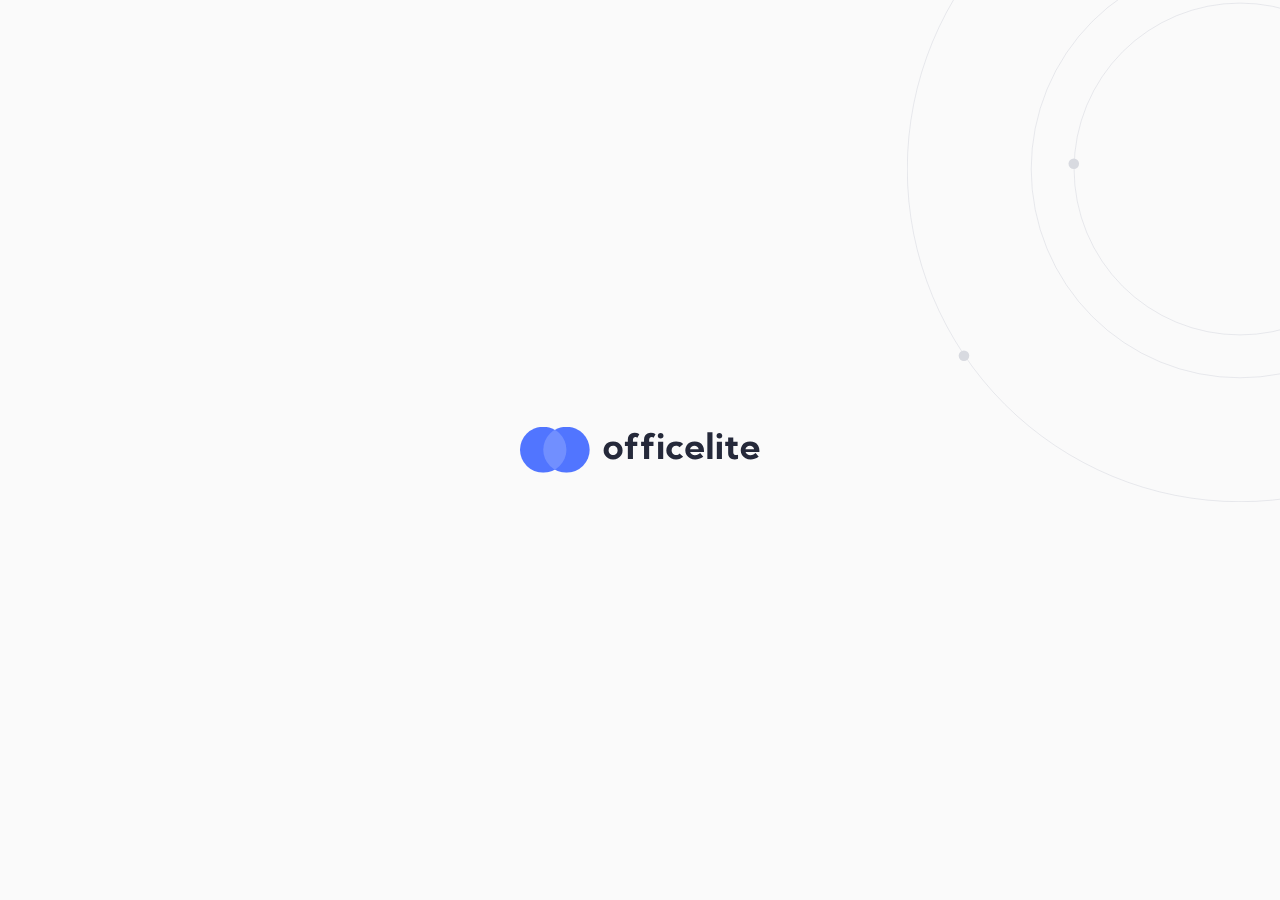
<file: index.html>
<!DOCTYPE html>
<html lang="en">

<head>
  <meta charset="UTF-8">
  <meta http-equiv="X-UA-Compatible" content="IE=edge">
  <meta name="viewport" content="width=device-width, initial-scale=1.0">
  <link rel="stylesheet" href="style.css">
  <link rel="preconnect" href="https://fonts.googleapis.com">
  <link rel="preconnect" href="https://fonts.gstatic.com" crossorigin>
  <link href="https://fonts.googleapis.com/css2?family=Kumbh+Sans:wght@400;700&display=swap" rel="stylesheet">

  <title>Officelite | Frontend Mentor</title>
</head>

<body>
  <script defer src="general.js"></script>
  <script defer src="link.js"></script>

  <div id="loader"><img src="assets/shared/logo.svg" alt="" class="loader-img"></div>

  <heading class="loading">
    <div class="heading">
      <div class="container-1">
        <img src="assets/shared/logo.svg" alt="Logo" class="logo">
      </div>
    </div>
  </heading>

  <main class="loading">

    <section class="Hero">
      <div class="container-1">
        <div class="wrapper-hero">
          <div class="hero-image animate-right">
            <img src="assets/home/hero-img.svg" alt="">
          </div>
          <div class="hero-content animate-left">
            <h1 class="font-h1">A simple solution to complex tasks is coming soon</h1>
            <p class="font-body-1">Say goodbye to inefficient juggling of multiple apps, teams, and projects. Officelite
              is the new
              collaboration platform built with an intuitive interface to improve productivity.</p>
            <a href="sign-up.html" class="btn-1 font-btn-1 box-shadow-1">Get Started</a>
          </div>
        </div>
      </div>
    </section>

    <section class="Products">
      <div class="container-2">

        <div class="box">
          <div class="product hidden" id="prod_1">
            <div class="product-content">
              <h2 class="product-tier font-h2">Basic</h2>

              <div class="wrapper-decor">
                <div class="price-details">
                  <p class="price font-price">Free</p>
                  <p class="price-info font-body-2-grey">Up to 5 users for free</p>
                </div>

                <div class="product-details">
                  <p class="font-body-2">Basic document collaboration</p>
                  <p class="font-body-2">2 GB storage</p>
                  <p class="font-body-2">Great security and support</p>
                </div>
              </div>

              <a href="sign-up.html?basic=on" class="btn-2 font-btn-2" id="basic">Try for free</a>
            </div>
          </div>

          <div class="product bgr-blue bgr-circle hidden" id="prod_2">
            <div class="product-content">
              <h2 class="product-tier font-h2-white">Pro</h2>

              <div class="wrapper-decor">
                <div class="price-details">
                  <p class="price font-price-white">$9.99</p>
                  <p class="price-info font-body-2-white">Per user, billed monthly</p>
                </div>

                <div class="product-details">
                  <p class="font-body-2-darkpearl">All essential integrations</p>
                  <p class="font-body-2-darkpearl">50 GB storage</p>
                  <p class="font-body-2-darkpearl">More control and insights</p>
                </div>
              </div>

              <a href="sign-up.html?pro=on" class="btn-3 font-btn-2" id="pro">Try for free</a>
            </div>
          </div>

          <div class="product hidden" id="prod_3">
            <div class="product-content">
              <h2 class="product-tier font-h2">Ultimate</h2>

              <div class="wrapper-decor">
                <div class="price-details">
                  <p class="price font-price">$19.99</p>
                  <p class="price-info font-body-2-grey">Per user, billed monthly</p>
                </div>

                <div class="product-details">
                  <p class="font-body-2">Robust work management</p>
                  <p class="font-body-2">100 GB storage</p>
                  <p class="font-body-2">VIP support</p>
                </div>
              </div>

              <a href="sign-up.html?ultimate=on" class="btn-2 font-btn-2" id="ultimate">Try for free</a>
            </div>
          </div>

        </div>
      </div>
    </section>

  </main>

  <footer class="footer loading">
    <div class="container-2">
      <div class="timer">
        <h3 class="font-h3">COMING <span class="txt-blue">7 DEC 2022</span></h3>
        <div class="wrapper-clock">
          <div class="clock">
            <div class="unit">
              <div class="unit-content">
                <p class="day font-tmr-val">47</p>
                <p class="font-tmr-um">days</p>
              </div>
            </div>
            <div class="unit">
              <div class="unit-content">
                <p class="hour font-tmr-val">07</p>
                <p class="font-tmr-um">hours</p>
              </div>
            </div>
            <div class="unit">
              <div class="unit-content">
                <p class="minute font-tmr-val">56</p>
                <p class="font-tmr-um">min</p>
              </div>
            </div>
            <div class="unit">
              <div class="unit-content">
                <p class="second font-tmr-val">14</p>
                <p class="font-tmr-um">sec</p>
              </div>
            </div>
          </div>
          <a href="#" class="btn-1 font-btn-1">Get Started</a>
        </div>
      </div>
    </div>

    <div class="bgr-footer"></div>
  </footer>



</body>

</html>
</file>
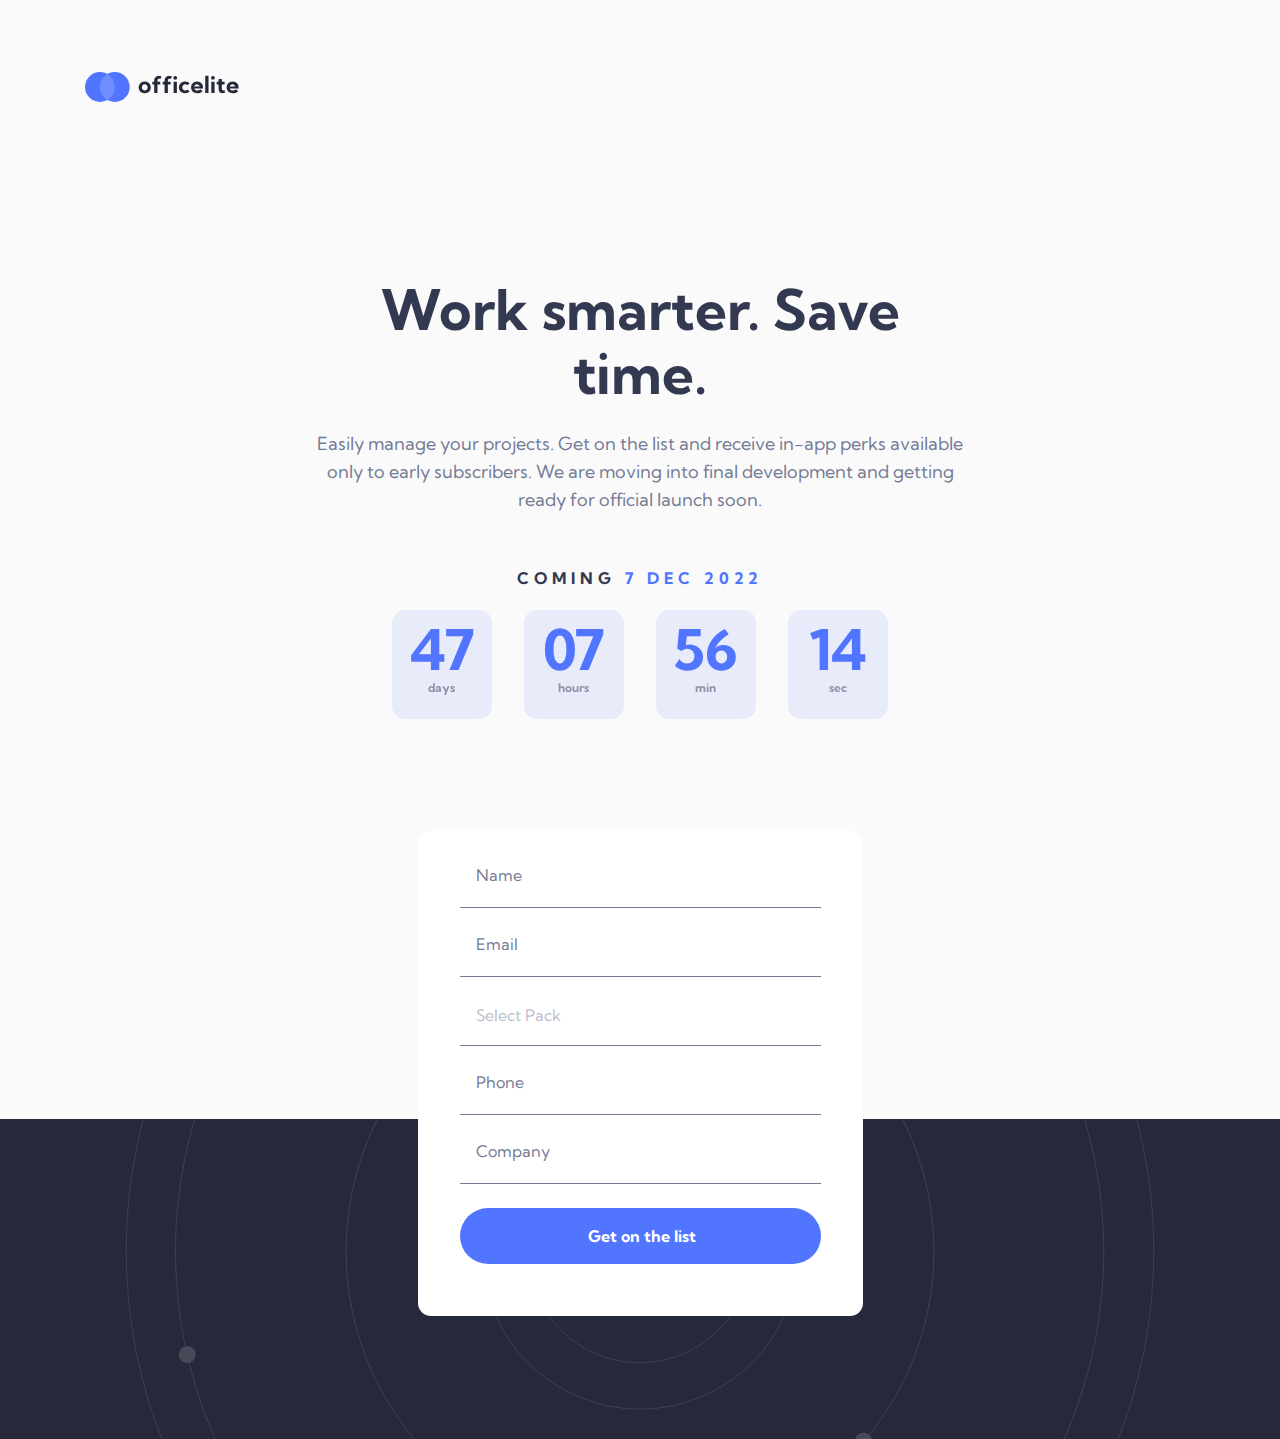
<file: sign-up.html>
<!DOCTYPE html>
<html lang="en">

<head>
  <meta charset="UTF-8">
  <meta http-equiv="X-UA-Compatible" content="IE=edge">
  <meta name="viewport" content="width=device-width, initial-scale=1.0">
  <link rel="stylesheet" href="style_sign.css">
  <link rel="preconnect" href="https://fonts.googleapis.com">
  <link rel="preconnect" href="https://fonts.gstatic.com" crossorigin>
  <link href="https://fonts.googleapis.com/css2?family=Kumbh+Sans:wght@400;700&display=swap" rel="stylesheet">

  <title>Officelite - Sign Up</title>
</head>

<body>

  <script defer src="sign_js.js"></script>

  <heading>
    <div class="heading">
      <div class="container-1">
        <img src="assets/shared/logo.svg" alt="Logo" class="logo">
      </div>
    </div>
  </heading>

  <main>

    <section class="Hero animate-left">
      <div class="container-3">
        <div class="hero-wrapper">
          <div class="hero-content">
            <h1 class="font-h1">Work smarter. Save time.</h1>
            <p class="font-body-1">Easily manage your projects. Get on the list and receive in-app perks available
              only
              to
              early subscribers. We are moving into final development and getting ready for official launch soon.</p>
          </div>

          <div class="timer">

            <h3 class="font-h3">COMING <span class="txt-blue">7 DEC 2022</span></h3>

            <div class="wrapper-clock">
              <div class="clock">
                <div class="unit">
                  <div class="unit-content">
                    <p class="day font-tmr-val">47</p>
                    <p class="font-tmr-um">days</p>
                  </div>
                </div>
                <div class="unit">
                  <div class="unit-content">
                    <p class="hour font-tmr-val">07</p>
                    <p class="font-tmr-um">hours</p>
                  </div>
                </div>
                <div class="unit">
                  <div class="unit-content">
                    <p class="minute font-tmr-val">56</p>
                    <p class="font-tmr-um">min</p>
                  </div>
                </div>
                <div class="unit">
                  <div class="unit-content">
                    <p class="second font-tmr-val">14</p>
                    <p class="font-tmr-um">sec</p>
                  </div>
                </div>
              </div>
            </div>

          </div>
        </div>
    </section>

    <section class="Form position-relative">
      <div class="container-4">
        <div class="form-wrapper">
          <form class="form">
            <div class="name-input">
              <label for="name" class="name-label">Name</label>
              <input type="text" id="name" name="name" class="form-input">
            </div>

            <div class="email-input">
              <label for="email" class="name-label">Email</label>
              <input type="email" id="email" name="email" class="form-input">
            </div>

            <div class="selector">

              <div class="select-box">

                <div class="options-container">

                  <div class="option">
                    <input type="radio" class="radio" id="basic" name="basic">
                    <label for="basic" class="font-label" id="basic-pack">
                      <span class="font-label">
                        Basic Pack
                        <span class="price-line">-</span>
                        <span class="price-pack">Free</span>
                      </span>
                    </label>
                  </div>

                  <div class="option">
                    <input type="radio" class="radio lmao" id="pro" name="pro">
                    <label for="pro" class="font-label" id="pro-pack">
                      <span class="font-label">
                        Pro Pack
                        <span class="price-line">-</span>
                        <span class="price-pack">$9.99</span>
                      </span>
                    </label>
                  </div>

                  <div class="option">
                    <input type="radio" class="radio" id="ultimate" name="ultimate">
                    <label for="ultimate" id="ultimate-pack">
                      <span class="font-label">
                        Ultimate Pack
                        <span class="price-line">-</span>
                        <span class="price-pack">$19.99</span>
                      </span>
                    </label>
                  </div>
                </div>

                <div class="selected">
                  <span class="cock">Select Pack</span>
                  <img src="assets/sign-up/icon-arrow-down.svg" alt="arrow" class="arrow">
                </div>
              </div>
            </div>

            <div class="phone-input">
              <label for="phone" class="name-label">Phone</label>
              <input type="tel" id="phone" name="phone" class="form-input">
            </div>

            <div class="company-input">
              <label for="company" class="name-label">Company</label>
              <input type="text" id="company" name="company" class="form-input">
            </div>

            <input type="submit" value="Get on the list" class="btn-1 font-btn-1 btn-sign">

          </form>
        </div>
      </div>
      <div class="bgr-bottom-sign"></div>
    </section>

  </main>

  <div class="bgr-90em"></div>

</body>

</html>
</file>
<file: style.css>
:root {
    --clr-blue: rgb(81, 117, 255);
    --clr-lightblue: rgb(130, 156, 255);
    --clr-grey: rgb(51, 57, 80);
    --clr-lightgrey: rgb(116, 123, 149);
    --clr-darkgrey: rgb(37, 41, 58);
    --clr-red: rgb(240, 91, 91);
    --clr-white: #fff;
    --clr-pearl: #e4eaff;
    --clr-darkpearl: #d3dcff;


    --ff-primary: 'Kumbh Sans', sans-serif;
    --ff-h1: var(--ff-primary);
    --ff-h2: var(--ff-primary);
    --ff-h3: var(--ff-primary);
    --ff-price: var(--ff-primary);
    --ff-body-1: var(--ff-primary);
    --ff-body-2: var(--ff-primary);
    --ff-btn: var(--ff-primary);
    --ff-tmr-val: var(--ff-primary);
    --ff-tmr-um: var(--ff-primary);

    --fw-regular: 400;
    --fw-bold: 700;

    --fs-h1: 2.5rem;
    --fs-h2: 1.25rem;
    --fs-h3: 1rem;
    --fs-price: 3.5rem;
    --fs-body-1: 1rem;
    --fs-body-2: 1rem;
    --fs-btn: 1rem;
    --fs-tmr-val: 2rem;
    --fs-tmr-um: 0.75rem;

    --lh-h1: 3rem;
    --lh-h2: 1.75rem;
    --lh-h3: 3rem;
    --lh-price: 4rem;
    --lh-body-1: 1.625rem;
    --lh-body-2: 1.75rem;
    --lh-btn: 1.75rem;
    --lh-tmr-val: 3rem;
    --lh-tmr-um: 1.75rem;

    --ls-h3: 0.3125rem;
}

@media(min-width:48em) {
    :root {
        --fs-tmr-val: 3.5rem;
    }
}

@media(min-width:64em) {
    :root {
        --fs-h1: 3.5rem;
        --fs-body-1: 1.125rem;

        --lh-h1: 4rem;
        --lh-body-1: 1.75rem;
    }
}

@media(min-width:90em) {
    :root {
        --fs-h1: 3.5rem;
        --fs-h2: 1.25rem;
        --fs-h3: 1rem;
        --fs-price: 3.5rem;
        --fs-body-1: 1.125rem;
        --fs-body-2: 1rem;

        --lh-h1: 4rem;
        --lh-h2: 1.75rem;
        --lh-h3: 3rem;
        --lh-price: 4rem;
        --lh-body-1: 1.75rem;
        --lh-body-2: 1.75rem;
    }
}

/* Reset*/

/* Box sizing rules */
*,
*::before,
*::after {
    box-sizing: border-box;
}

/* Remove default margin */
* {
    margin: 0;
    padding: 0;
    font: inherit;
}

/* Remove list styles on ul, ol elements with a list role, which suggests default styling will be removed */
ul[role='list'],
ol[role='list'] {
    list-style: none;
}

/* Set core root defaults */
html:focus-within {
    scroll-behavior: smooth;
}

html,
body {
    min-height: 100%;
}

/* Set core body defaults */
body {
    text-rendering: optimizeSpeed;
    line-height: 1.5;
}

/* A elements that don't have a class get default styles */
a:not([class]) {
    text-decoration-skip-ink: auto;
}

/* Make images easier to work with */
img,
picture,
svg {
    max-width: 100%;
    display: block;
}

/* Inherit fonts for inputs and buttons */
input,
button,
textarea,
select {
    font: inherit;
}

/* Remove all animations, transitions and smooth scroll for people that prefer not to see them */
@media (prefers-reduced-motion: reduce) {
    html:focus-within {
        scroll-behavior: auto;
    }

    *,
    *::before,
    *::after {
        animation-duration: 0.01ms !important;
        animation-iteration-count: 1 !important;
        transition-duration: 0.01ms !important;
        scroll-behavior: auto !important;
    }
}

/* Utility Classes */
.font-h1 {
    font-family: var(--ff-h1);
    font-weight: var(--fw-bold);
    font-size: var(--fs-h1);
    line-height: var(--lh-h1);
    color: var(--clr-grey);
}

.font-h2 {
    font-family: var(--ff-h2);
    font-weight: var(--fw-bold);
    font-size: var(--fs-h2);
    line-height: var(--lh-h2);
    color: var(--clr-grey);
}

.font-h2-white {
    font-family: var(--ff-h2);
    font-weight: var(--fw-bold);
    font-size: var(--fs-h2);
    line-height: var(--lh-h2);
    color: var(--clr-white);
}

.font-h3 {
    font-family: var(--ff-h3);
    font-weight: var(--fw-bold);
    font-size: var(--fs-h3);
    line-height: var(--lh-h3);
    letter-spacing: var(--ls-h3);
    color: var(--clr-white);
}

.font-price {
    font-family: var(--ff-price);
    font-weight: var(--fw-bold);
    font-size: var(--fs-price);
    line-height: var(--lh-price);
    color: var(--clr-grey);
}

.font-price-white {
    font-family: var(--ff-price);
    font-weight: var(--fw-bold);
    font-size: var(--fs-price);
    line-height: var(--lh-price);
    color: var(--clr-white);
}

.font-body-1 {
    font-family: var(--ff-body-1);
    font-weight: var(--fw-regular);
    font-size: var(--fs-body-1);
    line-height: var(--lh-body-1);
    color: var(--clr-lightgrey);
}

.font-body-2 {
    font-family: var(--ff-body-2);
    font-weight: var(--fw-regular);
    font-size: var(--fs-body-2);
    line-height: var(--lh-body-2);
    color: var(--clr-lightgrey);
}

.font-body-2-grey {
    font-family: var(--ff-body-2);
    font-weight: var(--fw-regular);
    font-size: var(--fs-body-2);
    line-height: var(--lh-body-2);
    color: var(--clr-grey);
}

.font-body-2-white {
    font-family: var(--ff-body-2);
    font-weight: var(--fw-regular);
    font-size: var(--fs-body-2);
    line-height: var(--lh-body-2);
    color: var(--clr-white);
}

.font-body-2-darkpearl {
    font-family: var(--ff-body-2);
    font-weight: var(--fw-regular);
    font-size: var(--fs-body-2);
    line-height: var(--lh-body-2);
    color: var(--clr-darkpearl);
}

.font-tmr-val {
    font-family: var(--ff-tmr-val);
    font-weight: var(--fw-bold);
    font-size: var(--fs-tmr-val);
    line-height: var(--lh-tmr-val);
    color: var(--clr-white);
}

.font-tmr-um {
    font-family: var(--ff-tmr-um);
    font-weight: var(--fw-bold);
    font-size: var(--fs-tmr-um);
    line-height: var(--lh-tmr-um);
    color: var(--clr-white);
    opacity: 0.5;
}

.font-btn-1 {
    text-decoration: none;
    font-family: var(--ff-btn);
    font-weight: var(--fw-bold);
    font-size: var(--fs-btn);
    line-height: var(--lh-btn);
    color: var(--clr-white);
}

.font-btn-2 {
    text-decoration: none;
    font-family: var(--ff-btn);
    font-weight: var(--fw-bold);
    font-size: var(--fs-btn);
    line-height: var(--lh-btn);
    color: var(--clr-blue);
}

.font-btn-3 {
    text-decoration: none;
    font-family: var(--ff-btn);
    font-weight: var(--fw-bold);
    font-size: var(--fs-btn);
    line-height: var(--lh-btn);
    color: var(--clr-blue);
}


.btn-1 {
    display: inline-block;
    padding: 0.875rem 2.5rem 0.875rem 2.6875rem;
    border-radius: 1.75rem;
    background-color: var(--clr-blue);

    transition: background-color 0.2s ease;
}

.btn-1:hover,
.btn-1:focus-visible {
    background-color: var(--clr-lightblue);
}

.btn-2 {
    display: inline-block;
    padding: 0.875rem 2.5rem 0.875rem 2.6875rem;
    border-radius: 1.75rem;
    background-color: var(--clr-pearl);

    transition: background-color 0.2s ease;
}

.btn-2:hover,
.btn-2:focus-visible {
    background-color: var(--clr-darkpearl);
}

.btn-3 {
    display: inline-block;
    padding: 0.875rem 2.5rem 0.875rem 2.6875rem;
    border-radius: 1.75rem;
    background-color: var(--clr-white);

    transition: color 0.2s ease;
}

.btn-3:hover,
.btn-3:focus-visible {
    color: var(--clr-lightblue);
}


.box-shadow-1 {
    box-shadow: 0px 25px 25px -10px rgba(63, 91, 194, 0.247159);
}


.bgr-blue {
    background-color: var(--clr-blue) !important;
}

.txt-blue {
    color: var(--clr-blue) !important;
}



/* General Styling */
body {
    font-family: var(--ff-primary);

    background-color: #fafafa;
    background-image: url("assets/home/bg-pattern-header.svg");
    background-size: 28.625rem;
    background-repeat: no-repeat;
    background-position: top -10.625rem left 50%;
}

@media(min-width:48em) {
    body {
        background-size: 41.625rem;
        background-position: top -10.25rem right -18.3125rem;
    }
}

@media(min-width:90em) {
    body {
        background-size: 70.875rem;
        background-position: top -26.1875rem right -21.875rem;
    }
}








/* Containers */
.container-1 {
    width: min(100% - 3.125rem, 69.375rem);
    margin-inline: auto;
}

.container-2 {
    width: 20.4375rem;
    max-width: 100%;
    margin-inline: auto;
}

@media(min-width:48em) {
    .container-1 {
        width: min(100% - 5rem, 69.375rem);
        margin-inline: auto;
    }

    .container-2 {
        width: 43.0625rem;
    }
}

@media(min-width:90em) {
    .container-1 {
        width: min(100% - 20.625em, 69.375rem);
        margin-inline: auto;
    }

    .container-2 {
        width: min(100% - 20.625em, 69.375rem);
        margin-inline: auto;
    }
}





/* Heading */
.heading {
    padding-top: 2.875rem;
    padding-bottom: 5rem;
}

.logo {
    margin-inline: auto;
    width: 9.6rem;
    height: 1.875rem;
}

@media(min-width:48em) {
    .heading {
        padding-top: 4.5rem;
        padding-bottom: 6.5rem;
    }

    .logo {
        margin-inline: unset;
    }
}

@media(min-width:90em) {
    .heading {
        padding-top: 5.0625rem;
        padding-bottom: 6.375rem;
    }
}




/* Hero */
.hero {
    padding-bottom: 6.25rem;
}

.wrapper-hero {
    display: flex;
    flex-direction: column;
}

.hero-image {
    display: flex;
    justify-content: center;
}

.hero-image img {

    width: 25rem;
    max-width: 100%;
}

.hero-content {
    display: flex;
    flex-direction: column;
    align-items: center;
}

.hero-content h1 {
    text-align: center;
}

.hero-content p {
    text-align: center;
    padding-block: 1.5rem;
}

@media(min-width:48em) {
    .wrapper-hero {
        flex-direction: row-reverse;
        justify-content: space-between;
        gap: 4rem;
    }

    .hero-image img {
        max-width: unset;
        width: max(36.389vw, 17.5rem);
        max-width: 32.75rem;
    }

    .hero-content {
        align-items: flex-start;
    }

    .hero-content h1 {
        text-align: start;
    }

    .hero-content p {
        text-align: start;
    }
}

@media(min-width:64em) {
    .hero-content {
        padding-top: 4.5rem;
    }

    .hero-image {
        padding-top: 1.875rem;
    }
}

@media(min-width:90em) {
    .hero-image {
        padding-top: 0rem;
    }
}




/* Products */
.Products {
    padding-block: 6.25rem;
}

.box {
    display: flex;
    flex-direction: column;
    gap: 2rem;
}

.product {
    background-color: var(--clr-white);
    border-radius: 0.8125rem;
    box-shadow: rgba(75, 92, 154, 0.247) 0px 50px 50px -25px;
}

.product-content {
    display: flex;
    flex-direction: column;
    align-items: center;
    padding-inline: 3.4375rem;
    padding-block: 2.5rem;
}

.wrapper-decor {
    display: flex;
    flex-direction: column;
    padding-top: 2.5rem;
    padding-bottom: 2rem;
    gap: 3.5rem;
}

.price-details {
    display: flex;
    flex-direction: column;
    gap: 0.5rem;
    text-align: center;
}

.product-details {
    display: flex;
    flex-direction: column;
    gap: 1rem;
    text-align: center;
}

.bgr-circle {
    background-image: url("assets/home/bg-pattern-pricing.svg");
    background-repeat: no-repeat;
    background-position: bottom 0rem left 50%;
}

@media(min-width:48em) {
    .box {
        gap: 1.5rem;
    }

    .product-content {
        align-items: flex-start;
        padding-inline: 3rem 4.25rem;
        padding-block: 3rem;
    }

    .wrapper-decor {
        width: 100%;
        flex-direction: row;
        padding-top: 1rem;
        padding-bottom: 1.5rem;
        gap: unset;
        justify-content: space-between;
    }

    .price-details {
        text-align: start;
        gap: 0.25rem;
    }

    .product-details {
        text-align: start;
    }

    .bgr-circle {
        background-position: top 50% right 8rem;
    }
}

@media(min-width:90em) {
    .box {
        flex-direction: row;
        gap: 1.875rem;
    }

    .product {
        width: 21.875rem;
    }

    .product-content {
        align-items: center;
        padding-block: 2.5rem;
        padding-inline: 4.0625rem 4rem;
    }

    .wrapper-decor {
        width: unset;
        flex-direction: column;
        padding-top: 2.5rem;
        padding-bottom: 2rem;
        gap: 3.5rem;
        justify-content: unset;
    }

    .price-details {
        text-align: center;
        gap: 0.5rem;
    }

    .product-details {
        text-align: center;
    }

    .bgr-circle {
        background-position: bottom 0rem left 50%;
    }
}




/* Footer */
.footer {
    position: relative;
    padding-bottom: 6.25rem;
}

.timer {
    display: flex;
    flex-direction: column;
}

.timer h3 {
    align-self: center;
}

.wrapper-clock {
    display: flex;
    flex-direction: column;
}

.clock {
    display: flex;
    justify-content: space-between;
    padding-block: 1.125rem 2.5rem;
}

.unit {
    width: 4.5rem;
    max-width: 100%;
    background-color: var(--clr-grey);
    border-radius: 0.25rem;
}

.unit-content {
    display: flex;
    flex-direction: column;
    align-items: center;
    margin: 0.6875rem 1rem 0.625rem 1.0625rem;
}

.wrapper-clock a {
    align-self: center;
}

.bgr-footer {
    position: absolute;
    bottom: 0;
    background-color: var(--clr-darkgrey);
    background-image: url(assets/home/bg-pattern-footer.svg);
    background-size: 75.125rem;
    background-repeat: no-repeat;
    background-position: top 9.375rem left 50%;
    width: 100%;
    height: 78.125rem;
    z-index: -1;
}

@media(min-width:48em) {
    .clock {
        padding-block: 0.5rem 3rem;
        justify-content: center;
        gap: 2rem;
    }

    .unit {
        width: 6.25rem;
        border-radius: 0.8125rem;
    }

    .unit-content {
        margin: 1rem 1.1875rem 1.0625rem 1.125rem;
    }

    .bgr-footer {
        height: 63.125rem;
    }
}

@media(min-width:90em) {
    .footer {
        padding-bottom: 5.6875rem;
    }

    .timer h3 {
        align-self: flex-start;
    }

    .wrapper-clock {
        flex-direction: row;
        justify-content: space-between;
    }

    .wrapper-clock a {
        align-self: flex-start;
    }

    .clock {
        padding-block: 0rem;
        gap: 1rem;
    }

    .bgr-footer {
        height: 37.5rem;
        background-size: 127.25rem;
        background-position: top 41% left 122%;
    }

}




/* Animations */
.hero-content {
    display: none;
}

.product {
    opacity: 0;
}

.animate-left {
    position: relative;
    -webkit-animation-name: animateleft;
    -webkit-animation-duration: 1.5s;
    animation-name: animateleft;
    animation-duration: 1.5s
}

@-webkit-keyframes animateleft {
    from {
        left: -100px;
        opacity: 0
    }

    to {
        left: 0px;
        opacity: 1
    }
}

@keyframes animateleft {
    from {
        left: -100px;
        opacity: 0
    }

    to {
        left: 0;
        opacity: 1
    }
}

.hero-image {
    display: none;
}

.animate-right {
    position: relative;
    -webkit-animation-name: animateright;
    -webkit-animation-duration: 1.5s;
    animation-name: animateright;
    animation-duration: 1.5s
}

@-webkit-keyframes animateright {
    from {
        right: -100px;
        opacity: 0
    }

    to {
        right: 0px;
        opacity: 1
    }
}

@keyframes animateright {
    from {
        right: -100px;
        opacity: 0
    }

    to {
        right: 0;
        opacity: 1
    }
}

.hidden {
    opacity: 0;
    transform: translateX(-100px);
    transition: opacity 1.5s cubic-bezier(0.16, 1, 0.3, 1), transform 1.5s cubic-bezier(0.16, 1, 0.3, 1);
}

.show {
    opacity: 1;
    transform: translateX(0);
}

@media(min-width:90em) {
    #prod_2 {
        transition-delay: 300ms;
    }

    #prod_3 {
        transition-delay: 600ms;
    }
}




/* Pre-Loader */
.loading {
    display: none;
}

#loader {
    position: absolute;
    left: 50%;
    top: 50%;
    transform: translate(-50%, -50%);
    z-index: 1;
    -webkit-animation: fadeIn 0.5s linear;
    animation: fadeIn 0.5s linear;
}

.loader-img {
    width: 15rem;
}

@keyframes fadeIn {
    from {
        opacity: 0;
    }

    to {
        opacity: 1;
    }
}

@-webkit-keyframes fadeIn {
    from {
        opacity: 0;
    }

    to {
        opacity: 1;
    }
}
</file>
<file: style_sign.css>
:root {
    --clr-blue: rgb(81, 117, 255);
    --clr-lightblue: rgb(130, 156, 255);
    --clr-grey: rgb(51, 57, 80);
    --clr-lightgrey: rgb(116, 123, 149);
    --clr-darkgrey: rgb(37, 41, 58);
    --clr-red: rgb(240, 91, 91);
    --clr-white: #fff;
    --clr-pearl: #e4eaff;
    --clr-darkpearl: #d3dcff;


    --ff-primary: 'Kumbh Sans', sans-serif;
    --ff-h1: var(--ff-primary);
    --ff-h2: var(--ff-primary);
    --ff-h3: var(--ff-primary);
    --ff-price: var(--ff-primary);
    --ff-body-1: var(--ff-primary);
    --ff-body-2: var(--ff-primary);
    --ff-btn: var(--ff-primary);
    --ff-tmr-val: var(--ff-primary);
    --ff-tmr-um: var(--ff-primary);

    --fw-regular: 400;
    --fw-bold: 700;

    --fs-h1: 2.5rem;
    --fs-h2: 1.25rem;
    --fs-h3: 1rem;
    --fs-price: 3.5rem;
    --fs-body-1: 1rem;
    --fs-body-2: 1rem;
    --fs-btn: 1rem;
    --fs-tmr-val: 2rem;
    --fs-tmr-um: 0.75rem;

    --lh-h1: 3rem;
    --lh-h2: 1.75rem;
    --lh-h3: 3rem;
    --lh-price: 4rem;
    --lh-body-1: 1.625rem;
    --lh-body-2: 1.75rem;
    --lh-btn: 1.75rem;
    --lh-tmr-val: 3rem;
    --lh-tmr-um: 1.75rem;

    --ls-h3: 0.3125rem;
}

@media(min-width:48em) {
    :root {
        --fs-tmr-val: 3.5rem;
    }
}

@media(min-width:64em) {
    :root {
        --fs-h1: 3.5rem;
        --fs-body-1: 1.125rem;

        --lh-h1: 4rem;
        --lh-body-1: 1.75rem;
    }
}

@media(min-width:90em) {
    :root {
        --fs-h1: 3.5rem;
        --fs-h2: 1.25rem;
        --fs-h3: 1rem;
        --fs-price: 3.5rem;
        --fs-body-1: 1.125rem;
        --fs-body-2: 1rem;

        --lh-h1: 4rem;
        --lh-h2: 1.75rem;
        --lh-h3: 3rem;
        --lh-price: 4rem;
        --lh-body-1: 1.75rem;
        --lh-body-2: 1.75rem;
    }
}

/* Reset*/

/* Box sizing rules */
*,
*::before,
*::after {
    box-sizing: border-box;
}

/* Remove default margin */
* {
    margin: 0;
    padding: 0;
    font: inherit;
}

/* Remove list styles on ul, ol elements with a list role, which suggests default styling will be removed */
ul[role='list'],
ol[role='list'] {
    list-style: none;
}

/* Set core root defaults */
html:focus-within {
    scroll-behavior: smooth;
}

html,
body {
    min-height: 100%;
}

/* Set core body defaults */
body {
    text-rendering: optimizeSpeed;
    line-height: 1.5;
}

/* A elements that don't have a class get default styles */
a:not([class]) {
    text-decoration-skip-ink: auto;
}

/* Make images easier to work with */
img,
picture,
svg {
    max-width: 100%;
    display: block;
}

/* Inherit fonts for inputs and buttons */
input,
button,
textarea,
select {
    font: inherit;
}

/* Remove all animations, transitions and smooth scroll for people that prefer not to see them */
@media (prefers-reduced-motion: reduce) {
    html:focus-within {
        scroll-behavior: auto;
    }

    *,
    *::before,
    *::after {
        animation-duration: 0.01ms !important;
        animation-iteration-count: 1 !important;
        transition-duration: 0.01ms !important;
        scroll-behavior: auto !important;
    }
}

/* Utility Classes */
.font-h1 {
    font-family: var(--ff-h1);
    font-weight: var(--fw-bold);
    font-size: var(--fs-h1);
    line-height: var(--lh-h1);
    color: var(--clr-grey);
}

.font-h2 {
    font-family: var(--ff-h2);
    font-weight: var(--fw-bold);
    font-size: var(--fs-h2);
    line-height: var(--lh-h2);
    color: var(--clr-grey);
}

.font-h2-white {
    font-family: var(--ff-h2);
    font-weight: var(--fw-bold);
    font-size: var(--fs-h2);
    line-height: var(--lh-h2);
    color: var(--clr-white);
}

.font-h3 {
    font-family: var(--ff-h3);
    font-weight: var(--fw-bold);
    font-size: var(--fs-h3);
    line-height: var(--lh-h3);
    letter-spacing: var(--ls-h3);
    color: var(--clr-grey);
}

.font-price {
    font-family: var(--ff-price);
    font-weight: var(--fw-bold);
    font-size: var(--fs-price);
    line-height: var(--lh-price);
    color: var(--clr-grey);
}

.font-price-white {
    font-family: var(--ff-price);
    font-weight: var(--fw-bold);
    font-size: var(--fs-price);
    line-height: var(--lh-price);
    color: var(--clr-white);
}

.font-body-1 {
    font-family: var(--ff-body-1);
    font-weight: var(--fw-regular);
    font-size: var(--fs-body-1);
    line-height: var(--lh-body-1);
    color: var(--clr-lightgrey);
}

.font-body-2 {
    font-family: var(--ff-body-2);
    font-weight: var(--fw-regular);
    font-size: var(--fs-body-2);
    line-height: var(--lh-body-2);
    color: var(--clr-lightgrey);
}

.font-body-2-grey {
    font-family: var(--ff-body-2);
    font-weight: var(--fw-regular);
    font-size: var(--fs-body-2);
    line-height: var(--lh-body-2);
    color: var(--clr-grey);
}

.font-body-2-white {
    font-family: var(--ff-body-2);
    font-weight: var(--fw-regular);
    font-size: var(--fs-body-2);
    line-height: var(--lh-body-2);
    color: var(--clr-white);
}

.font-body-2-darkpearl {
    font-family: var(--ff-body-2);
    font-weight: var(--fw-regular);
    font-size: var(--fs-body-2);
    line-height: var(--lh-body-2);
    color: var(--clr-darkpearl);
}

.font-tmr-val {
    font-family: var(--ff-tmr-val);
    font-weight: var(--fw-bold);
    font-size: var(--fs-tmr-val);
    line-height: var(--lh-tmr-val);
    color: var(--clr-blue);
}

.font-tmr-um {
    font-family: var(--ff-tmr-um);
    font-weight: var(--fw-bold);
    font-size: var(--fs-tmr-um);
    line-height: var(--lh-tmr-um);
    color: var(--clr-grey);
    opacity: 0.5;
}

.font-btn-1 {
    text-decoration: none;
    font-family: var(--ff-btn);
    font-weight: var(--fw-bold);
    font-size: var(--fs-btn);
    line-height: var(--lh-btn);
    color: var(--clr-white);
}

.font-btn-2 {
    text-decoration: none;
    font-family: var(--ff-btn);
    font-weight: var(--fw-bold);
    font-size: var(--fs-btn);
    line-height: var(--lh-btn);
    color: var(--clr-blue);
}

.font-btn-3 {
    text-decoration: none;
    font-family: var(--ff-btn);
    font-weight: var(--fw-bold);
    font-size: var(--fs-btn);
    line-height: var(--lh-btn);
    color: var(--clr-blue);
}


.btn-1 {
    display: inline-block;
    padding: 0.875rem 2.5rem 0.875rem 2.6875rem;
    border-radius: 1.75rem;
    background-color: var(--clr-blue);

    transition: background-color 0.2s ease;
}

.btn-1:hover,
.btn-1:focus-visible {
    background-color: var(--clr-lightblue);
}

.btn-2 {
    display: inline-block;
    padding: 0.875rem 2.5rem 0.875rem 2.6875rem;
    border-radius: 1.75rem;
    background-color: var(--clr-pearl);

    transition: background-color 0.2s ease;
}

.btn-2:hover,
.btn-2:focus-visible {
    background-color: var(--clr-darkpearl);
}

.btn-3 {
    display: inline-block;
    padding: 0.875rem 2.5rem 0.875rem 2.6875rem;
    border-radius: 1.75rem;
    background-color: var(--clr-white);

    transition: background-color 0.2s ease;
}

.btn-3:hover,
.btn-3:focus-visible {
    color: var(--clr-lightblue);
}

.btn-sign {
    text-align: center;
    border: 0px;
}

.box-shadow-1 {
    box-shadow: 0px 25px 25px -10px rgba(63, 91, 194, 0.247159);
}


.bgr-blue {
    background-color: var(--clr-blue) !important;
}

.txt-blue {
    color: var(--clr-blue) !important;
}

.padding-top-400 {
    padding-top: 4rem;
}

.margin-top-400 {
    margin-top: 4rem;
}

.position-relative {
    position: relative;
}



/* General Styling */
body {
    font-family: var(--ff-primary);

    background-color: #fafafa;
    background-image: url("assets/home/bg-pattern-header.svg");
    background-size: 28.625rem;
    background-repeat: no-repeat;
    background-position: top -10.625rem left 50%;
}

@media(min-width:48em) {
    body {
        background-image: unset;
    }
}

/* Containers */
.container-1 {
    width: min(100% - 3.125rem, 69.375rem);
    margin-inline: auto;
}

.container-2 {
    width: 20.4375rem;
    max-width: 100%;
    margin-inline: auto;
}

.container-3 {
    width: min(100% - 3.125rem, 69.375rem);
    margin-inline: auto;
}

.container-4 {
    width: min(100% - 3.125rem, 69.375rem);
    margin-inline: auto;
    display: flex;
    justify-content: center;
}

@media(min-width:48em) {
    .container-1 {
        width: min(100% - 5rem, 69.375rem);
        margin-inline: auto;
    }

    .container-2 {
        width: 43.0625rem;
    }

    .container-3 {
        width: 36rem;
    }

    .container-4 {
        width: min(100% - 5rem, 69.375rem);
        margin-inline: auto;
    }
}

@media(min-width:64em) {
    .container-3 {
        width: 41.5625rem;
    }
}

@media(min-width:90em) {
    .container-1 {
        width: min(100% - 20.625em, 69.375rem);
        margin-inline: auto;
    }

    .container-2 {
        width: min(100% - 20.625em, 69.375rem);
        margin-inline: auto;
    }

    .container-3 {
        width: min(100% - 20.625em, 69.375rem);
        margin-inline: auto;
    }

    .container-4 {
        width: min(100% - 20.625em, 69.375rem);
        margin-inline: auto;
    }
}





/* Heading */
.heading {
    padding-top: 2.875rem;
    padding-bottom: 5rem;
}

.logo {
    margin-inline: auto;
    width: 9.6rem;
    height: 1.875rem;
}

@media(min-width:48em) {
    .heading {
        padding-top: 4.5rem;
        padding-bottom: 6.5rem;
    }

    .logo {
        margin-inline: unset;
    }
}

@media(min-width:90em) {
    .heading {
        padding-top: 5.0625rem;
        padding-bottom: 6.375rem;
    }
}




/* Hero */
.hero {
    padding-bottom: 6.25rem;
}

/*  .wrapper-hero {
    display: flex;
    flex-direction: column;
} */

/* .hero-image {
    display: flex;
    justify-content: center;
}

.hero-image img {

    width: 25rem;
    max-width: 100%;
} */

.hero-content {
    display: flex;
    flex-direction: column;
    align-items: center;
}

.hero-content h1 {
    text-align: center;
}

.hero-content p {
    text-align: center;
    padding-block: 1.5rem 4rem;
}

/* @media(min-width:48em) {
    .wrapper-hero {
        flex-direction: row-reverse;
        justify-content: space-between;
        gap: 4rem;
    }

    .hero-image img {
        max-width: unset;
        width: max(36.389vw, 17.5rem);
        max-width: 32.75rem;
    }

    .hero-content {
        align-items: flex-start;
    }

    .hero-content h1 {
        text-align: start;
    }

    .hero-content p {
        text-align: start;
    }
} */

@media(min-width:64em) {
    .hero-content {
        padding-top: 4.5rem;
    }

    .hero-image {
        padding-top: 1.875rem;
    }

    .hero-content p {
        padding-block: 1.5rem 2.5rem;
    }
}

@media(min-width:90em) {
    .hero-wrapper {
        width: 33.75rem;
    }

    .hero-image {
        padding-top: 0rem;
    }

    .hero-content h1 {
        text-align: start;
    }

    .hero-content p {
        text-align: start;
    }
}

/* Products */
.Products {
    padding-block: 6.25rem;
}

.box {
    display: flex;
    flex-direction: column;
    gap: 2rem;
}

.product {
    background-color: var(--clr-white);
    border-radius: 0.8125rem;
    box-shadow: rgba(75, 92, 154, 0.247) 0px 50px 50px -25px;
}

.product-content {
    display: flex;
    flex-direction: column;
    align-items: center;
    padding-inline: 3.4375rem;
    padding-block: 2.5rem;
}

.wrapper-decor {
    display: flex;
    flex-direction: column;
    padding-top: 2.5rem;
    padding-bottom: 2rem;
    gap: 3.5rem;
}

.price-details {
    display: flex;
    flex-direction: column;
    gap: 0.5rem;
    text-align: center;
}

.product-details {
    display: flex;
    flex-direction: column;
    gap: 1rem;
    text-align: center;
}

.bgr-circle {
    background-image: url("assets/home/bg-pattern-pricing.svg");
    background-repeat: no-repeat;
    background-position: bottom 0rem left 50%;
}

@media(min-width:48em) {
    .box {
        gap: 1.5rem;
    }

    .product-content {
        align-items: flex-start;
        padding-inline: 3rem 4.25rem;
        padding-block: 3rem;
    }

    .wrapper-decor {
        width: 100%;
        flex-direction: row;
        padding-top: 1rem;
        padding-bottom: 1.5rem;
        gap: unset;
        justify-content: space-between;
    }

    .price-details {
        text-align: start;
        gap: 0.25rem;
    }

    .product-details {
        text-align: start;
    }

    .bgr-circle {
        background-position: top 50% right 8rem;
    }
}

@media(min-width:90em) {
    .box {
        flex-direction: row;
        gap: 1.875rem;
    }

    .product {
        width: 21.875rem;
    }

    .product-content {
        align-items: center;
        padding-block: 2.5rem;
        padding-inline: 4.0625rem 4rem;
    }

    .wrapper-decor {
        width: unset;
        flex-direction: column;
        padding-top: 2.5rem;
        padding-bottom: 2rem;
        gap: 3.5rem;
        justify-content: unset;
    }

    .price-details {
        text-align: center;
        gap: 0.5rem;
    }

    .product-details {
        text-align: center;
    }

    .bgr-circle {
        background-position: bottom 0rem left 50%;
    }
}

/* Footer */
.footer {
    position: relative;
    padding-bottom: 6.25rem;
}

.timer {
    display: flex;
    flex-direction: column;
}

.timer h3 {
    align-self: center;
}

.wrapper-clock {
    display: flex;
    flex-direction: column;
}

.clock {
    display: flex;
    gap: 0.8125rem;
    justify-content: center;
    padding-block: 1.125rem 2.5rem;
}

.unit {
    width: 4.5rem;
    max-width: 100%;
    background-color: rgba(81, 117, 255, 10%);
    border-radius: 0.25rem;
}

.unit-content {
    display: flex;
    flex-direction: column;
    align-items: center;
    margin: 0.6875rem 1rem 0.625rem 1.0625rem;
}

.wrapper-clock a {
    align-self: center;
}

.bgr-footer {
    position: absolute;
    bottom: 0;
    background-color: var(--clr-darkgrey);
    background-image: url(assets/home/bg-pattern-footer.svg);
    background-size: 75.125rem;
    background-repeat: no-repeat;
    background-position: top 9.375rem left 50%;
    width: 100%;
    height: 78.125rem;
    z-index: -1;
}

@media(min-width:48em) {
    .clock {
        padding-block: 0.5rem 3rem;
        justify-content: center;
        gap: 2rem;
    }

    .unit {
        width: 6.25rem;
        border-radius: 0.8125rem;
    }

    .unit-content {
        margin: 1rem 1.1875rem 1.0625rem 1.125rem;
    }

    .bgr-footer {
        height: 63.125rem;
    }
}

@media(min-width:90em) {
    .footer {
        padding-bottom: 5.6875rem;
    }

    .timer h3 {
        align-self: flex-start;
    }

    .wrapper-clock {
        flex-direction: row;
        justify-content: space-between;
    }

    .wrapper-clock a {
        align-self: flex-start;
    }

    .clock {
        padding-block: 0rem;
        gap: 1rem;
    }

    .bgr-footer {
        height: 600px;
        background-size: 127.25rem;
        background-position: top 41% left 122%;
    }

}



/* SIGN UP STYLING */


/* Form */
.form-wrapper {
    display: flex;
    justify-content: center;
    align-items: center;
    width: 27.8125rem;
}

.form {
    width: 100%;
    padding: 2rem 2.625rem 3.25rem 2.625rem;
    display: flex;
    flex-direction: column;
    gap: 1.5rem;
    background-color: #fff;
    border-radius: 0.8125rem;
    margin-top: 4rem;
    margin-bottom: 5.4375rem;
}

.name-input {
    position: relative;
}

.email-input {
    position: relative;
}

.phone-input {
    position: relative;
}

.company-input {
    position: relative;
}

.name-label {
    color: var(--clr-lightgrey);
    position: absolute;
    top: 0px;
    left: 1rem;
    transition: all 0.4s;
    cursor: text;
}

.name-label-active {
    top: -0.9375rem;
    transform: scale(0.8);
    transform-origin: top left;
}

.form-input {
    width: 100%;
    font-size: 1rem;
    line-height: 1.75rem;
    color: var(--clr-darkgrey);
    padding: 0rem 1rem 1rem 1rem;
    border: 0px solid white;
    border-bottom: 1px solid var(--clr-lightgrey);
}

.form-input:focus {
    outline: none;
}

.select-box {
    position: relative;
    display: flex;
    flex-direction: column;
}

.select-box .options-container {
    position: absolute;
    top: 100%;
    left: 0px;
    background: #fff;
    color: var(--clr-grey);
    max-height: 0px;
    width: 100%;
    opacity: 0;
    transition: all 0.4s;
    border: 1px solid rgba(51, 57, 80, 0.153273);
    border-radius: 0.5rem;
    box-shadow: 0px 3.125rem 3.125rem -1.5625rem rgb(75 92 154 / 75%);
    overflow: hidden;

    visibility: hidden;
    order: 1;
    z-index: 2;
}

.option {
    padding-block: 1rem;
    cursor: pointer;
}

.option:nth-of-type(2) {
    border-top: 1px solid rgba(116, 123, 149, .25);
    border-bottom: 1px solid rgba(116, 123, 149, .25);
}

.select-box .options-container.active {
    padding: 0.5rem 2rem;
    max-height: 15rem;
    opacity: 1;
    visibility: visible;
}

.select-box .option .radio {
    display: none;
}

.font-label {
    cursor: pointer;
    font-weight: var(--fw-bold);
    font-size: 1rem;
    line-height: 1.75rem;
    color: var(--clr-grey);
}

.price-line {
    display: inline-block;
    opacity: 0;
    transform: translateX(-0.1875rem);
    transition: opacity 0.3s ease, transform 0.3s ease;
}

.price-pack {
    font-weight: var(--fw-bold);
    font-size: 1rem;
    line-height: 1.75rem;
    color: var(--clr-grey);
    opacity: 0.4;

    display: inline-block;
    transition: transform 0.3s ease;
}

.selected {
    position: relative;
    cursor: pointer;

    font-size: 1rem;
    line-height: 1.75rem;
    color: rgba(116, 123, 149, 0.5);


    padding: 0rem 1rem 1rem 1rem;

    order: 0;

    border-bottom: 1px solid var(--clr-lightgrey);
}

.arrow {
    position: absolute;
    top: 25%;
    right: 0px;
    transform: rotate(180deg);
    opacity: 0;
    width: 0.8125rem;
    height: 0.5rem;

    transition: all 0.4s;
}

.select-box .options-container.active+.selected .arrow {
    transform: rotate(0deg);
}

.arrow-active {
    opacity: 1;
}

.name-active {
    transform: translateX(0.625rem);
}

.activated {
    opacity: 1;
    transform: translateX(0.3125rem);
}

@media(min-width:48em) {
    .form {
        margin-bottom: 7.6875rem;
    }
}

@media(min-width:90em) {
    .form {
        margin-bottom: 0rem;
    }

    .form-wrapper {
        position: absolute;
        top: -31.25rem;
        right: calc((100vw - 69.375rem) / 2);
    }

    .bgr-bottom-sign {
        display: none;
    }

    .bgr-90em {
        position: absolute;
        top: 0px;
        right: 0px;
        height: 100%;
        width: 35%;
        background-color: var(--clr-darkgrey);
        background-image: url(assets/sign-up/bg-pattern-side.svg);
        background-repeat: no-repeat;
        background-position: bottom 30% left 50%;

        z-index: -1;

    }
}




/* Background Sign-Up */
.bgr-bottom-sign {
    position: absolute;
    bottom: 0px;
    left: 0px;
    width: 100%;
    height: 320px;
    background-color: var(--clr-darkgrey);
    background-image: url("assets/sign-up/bg-pattern-side.svg");
    background-size: 1454px;
    background-position: left 50% top -35rem;
    background-repeat: no-repeat;
    z-index: -1;
}

@media(min-width:48em) {
    .bgr-bottom-sign {
        background-position: left 50% top -37.1875rem;
    }
}




/* Animations */
.Hero {
    display: none;
}

.animate-left {
    position: relative;
    -webkit-animation-name: animateleft;
    -webkit-animation-duration: 1.5s;
    animation-name: animateleft;
    animation-duration: 1.5s
}

@-webkit-keyframes animateleft {
    from {
        left: -100px;
        opacity: 0
    }

    to {
        left: 0px;
        opacity: 1
    }
}

@keyframes animateleft {
    from {
        left: -100px;
        opacity: 0
    }

    to {
        left: 0;
        opacity: 1
    }
}
</file>
